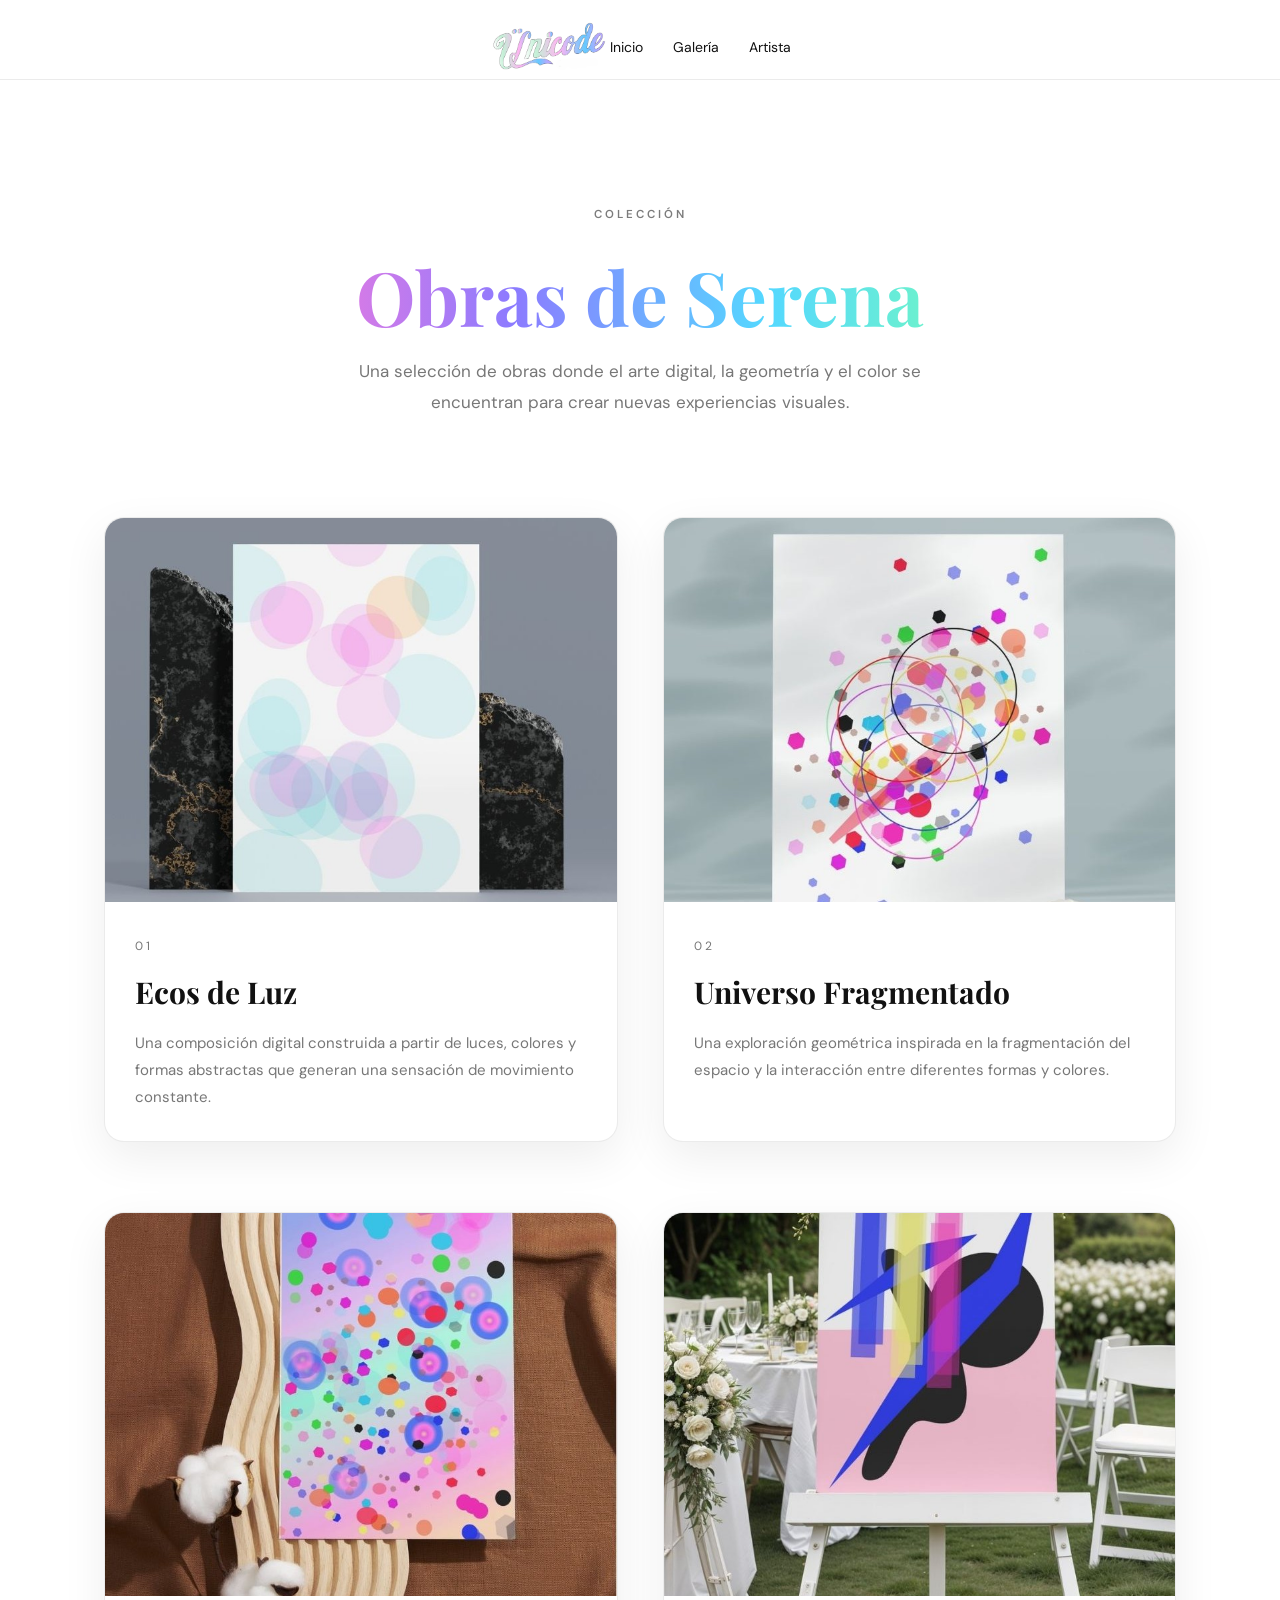
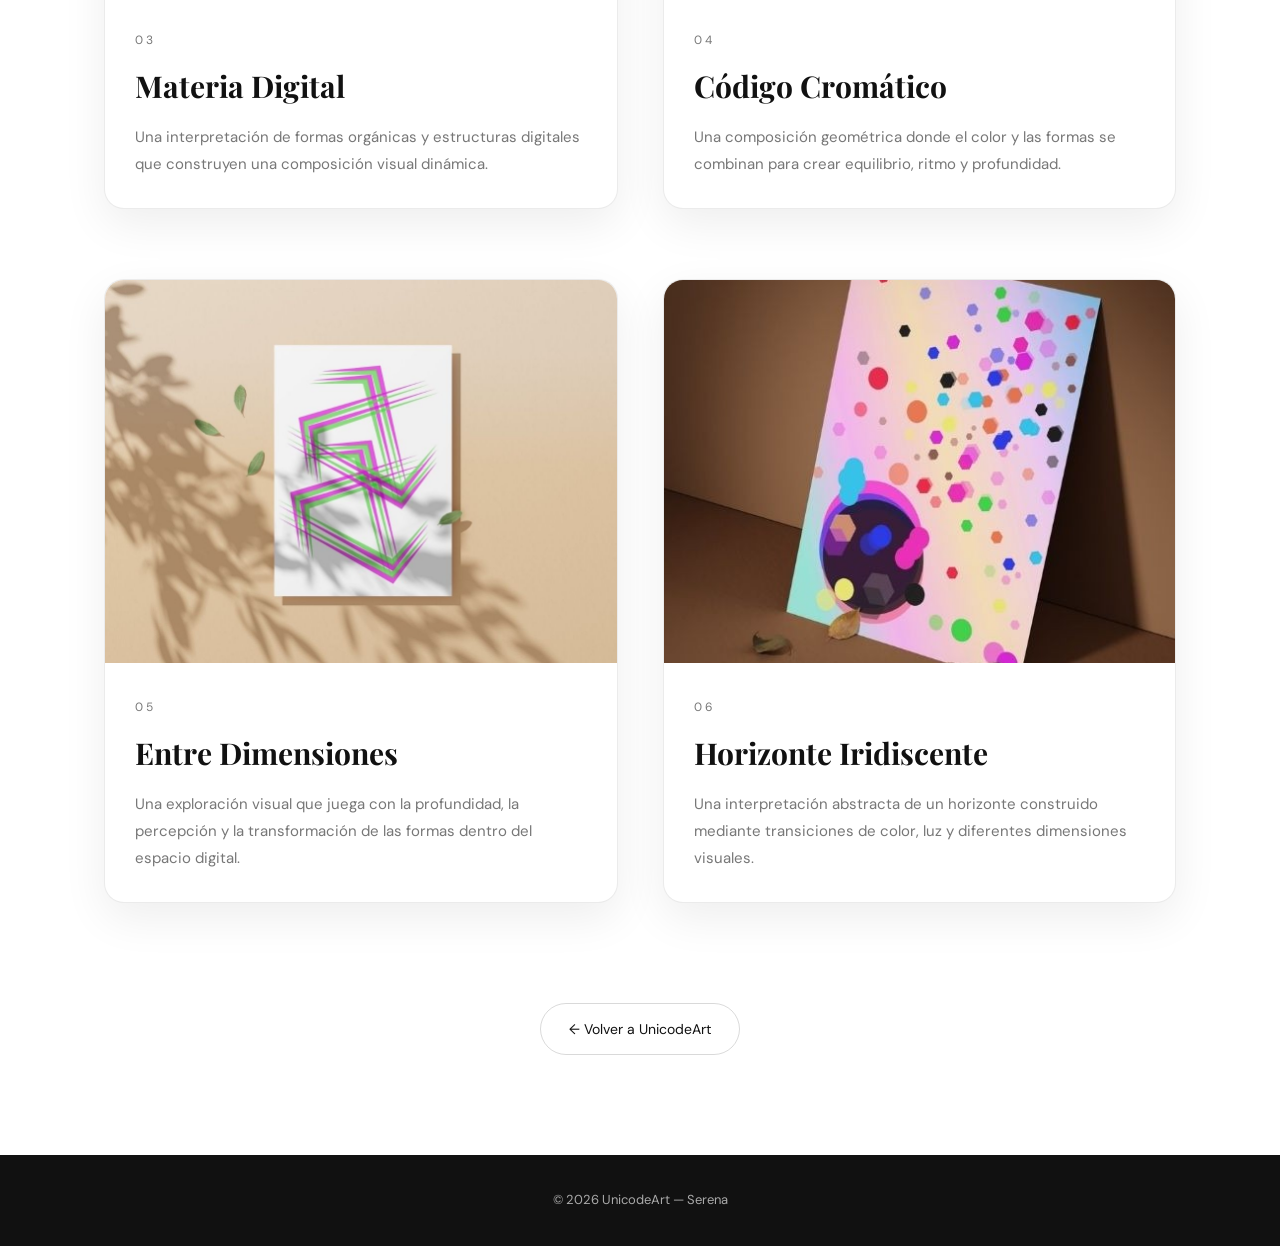
<file: galeria.html>
<!DOCTYPE html>
<html lang="es">

<head>

    <meta charset="UTF-8">

    <meta
        name="viewport"
        content="width=device-width, initial-scale=1.0"
    >

    <title>UnicodeArt — Galería de Serena</title>

    <link rel="stylesheet" href="style.css">
    <link rel="stylesheet" href="galeria.css">

</head>


<body>

    <!-- =========================
         HEADER
    ========================== -->

    <header class="header">

        <div class="header-container">

            <a href="index.html" class="logo">

                <img
                    src="logo2.png"
                    alt="UnicodeArt"
                >

            </a>


            <nav class="nav">

                <a href="index.html">
                    Inicio
                </a>

                <a href="index.html#galeria">
                    Galería
                </a>

                <a href="index.html#artistas">
                    Artista
                </a>

            </nav>

        </div>

    </header>


    <!-- =========================
         PRESENTACIÓN
    ========================== -->

    <main>

        <section class="galeria-header">

            <span class="eyebrow">
                COLECCIÓN
            </span>

            <h1>
                Obras de Serena
            </h1>

            <p>
                Una selección de obras donde el arte digital,
                la geometría y el color se encuentran para
                crear nuevas experiencias visuales.
            </p>

        </section>


        <!-- =========================
             OBRAS
        ========================== -->

        <section class="obras">

            <article class="obra">

                <div class="obra-imagen">

                    <img
                        src="cuadro-5.jpg"
                        alt="Ecos de Luz"
                    >

                </div>

                <div class="obra-info">

                    <span>
                        01
                    </span>

                    <h2>
                        Ecos de Luz
                    </h2>

                    <p>
                        Una composición digital construida a partir
                        de luces, colores y formas abstractas que
                        generan una sensación de movimiento
                        constante.
                    </p>

                </div>

            </article>


            <article class="obra">

                <div class="obra-imagen">

                    <img
                        src="cuadro-6.jpg"
                        alt="Universo Fragmentado"
                    >

                </div>

                <div class="obra-info">

                    <span>
                        02
                    </span>

                    <h2>
                        Universo Fragmentado
                    </h2>

                    <p>
                        Una exploración geométrica inspirada en la
                        fragmentación del espacio y la interacción
                        entre diferentes formas y colores.
                    </p>

                </div>

            </article>


            <article class="obra">

                <div class="obra-imagen">

                    <img
                        src="cuadro-7.jpg"
                        alt="Materia Digital"
                    >

                </div>

                <div class="obra-info">

                    <span>
                        03
                    </span>

                    <h2>
                        Materia Digital
                    </h2>

                    <p>
                        Una interpretación de formas orgánicas
                        y estructuras digitales que construyen
                        una composición visual dinámica.
                    </p>

                </div>

            </article>


            <article class="obra">

                <div class="obra-imagen">

                    <img
                        src="cuadro-8.jpg"
                        alt="Código Cromático"
                    >

                </div>

                <div class="obra-info">

                    <span>
                        04
                    </span>

                    <h2>
                        Código Cromático
                    </h2>

                    <p>
                        Una composición geométrica donde el color
                        y las formas se combinan para crear
                        equilibrio, ritmo y profundidad.
                    </p>

                </div>

            </article>


            <article class="obra">

                <div class="obra-imagen">

                    <img
                        src="cuadro-9.jpg"
                        alt="Entre Dimensiones"
                    >

                </div>

                <div class="obra-info">

                    <span>
                        05
                    </span>

                    <h2>
                        Entre Dimensiones
                    </h2>

                    <p>
                        Una exploración visual que juega con la
                        profundidad, la percepción y la transformación
                        de las formas dentro del espacio digital.
                    </p>

                </div>

            </article>


            <article class="obra">

                <div class="obra-imagen">

                    <img
                        src="cuadro-10.jpg"
                        alt="Horizonte Iridiscente"
                    >

                </div>

                <div class="obra-info">

                    <span>
                        06
                    </span>

                    <h2>
                        Horizonte Iridiscente
                    </h2>

                    <p>
                        Una interpretación abstracta de un horizonte
                        construido mediante transiciones de color,
                        luz y diferentes dimensiones visuales.
                    </p>

                </div>

            </article>

        </section>


        <!-- =========================
             VOLVER
        ========================== -->

        <div class="volver">

            <a href="index.html">
                ← Volver a UnicodeArt
            </a>

        </div>

    </main>


    <!-- =========================
         FOOTER
    ========================== -->

    <footer class="galeria-footer">

        <p>
            © 2026 UnicodeArt — Serena
        </p>

    </footer>

</body>

</html>
</file>
<file: style.css>
/* =========================================================
   UNICODE ART
   Galería de arte — diseño editorial / tornasolado
========================================================= */

@import url('https://fonts.googleapis.com/css2?family=DM+Sans:wght@400;500;600&family=Playfair+Display:wght@500;600&display=swap');


/* =========================================================
   VARIABLES
========================================================= */

:root {

    --black: #111111;
    --dark: #181818;

    --white: #ffffff;
    --gray: #777777;
    --light-gray: #eeeeee;

    --iris-1: #ff7ad9;
    --iris-2: #8c7bff;
    --iris-3: #54d8ff;
    --iris-4: #7affb2;
    --iris-5: #ffe477;

    --border: rgba(0, 0, 0, 0.12);

    --serif: "Playfair Display", serif;
    --sans: "DM Sans", sans-serif;

    --radius: 18px;

    --transition: 0.3s ease;

}


/* =========================================================
   RESET
========================================================= */

* {
    margin: 0;
    padding: 0;
    box-sizing: border-box;
}

html {
    scroll-behavior: smooth;
}

body {

    font-family: var(--sans);

    background: var(--white);

    color: var(--black);

    line-height: 1.6;

    transition:
        background 0.3s ease,
        color 0.3s ease;
}

body.dark {
    background: var(--dark);
    color: var(--white);
}

img {
    max-width: 100%;
    display: block;
}

button,
input,
textarea {
    font: inherit;
}

button {
    cursor: pointer;
}

a {
    color: inherit;
    text-decoration: none;
}


/* =========================================================
   HEADER
========================================================= */

.header {

    position: sticky;

    top: 0;

    z-index: 1000;

    height: 80px;

    padding: 0 6%;

    display: flex;

    align-items: center;

    justify-content: space-between;

    background: rgb(255, 255, 255);

    backdrop-filter: blur(18px);

    border-bottom: 1px solid var(--border);
}

.dark .header {
    background: rgba(24, 24, 24, 0.85);
}


/* =========================
   LOGO
========================= */

.logo {
    display: flex;
    align-items: center;
    text-decoration: none;
}

.logo img {
    width: 150px;
    height: auto;
    display: block;
    object-fit: contain;
    transition: transform 0.3s ease;
}

.logo:hover img {
    transform: scale(1.04);
}


.logo span {

    background:

        linear-gradient(
            120deg,
            var(--iris-1),
            var(--iris-2),
            var(--iris-3),
            var(--iris-4)
        );

    background-size: 300%;

    -webkit-background-clip: text;

    background-clip: text;

    color: transparent;

    animation: rainbow 6s ease infinite;
}


/* NAV */

.navbar {

    display: flex;

    gap: 30px;

    font-size: 0.9rem;
}

.navbar a {

    position: relative;

    transition: var(--transition);
}

.navbar a:hover {
    opacity: 0.55;
}

.navbar a::after {

    content: "";

    position: absolute;

    left: 0;

    bottom: -7px;

    width: 0;

    height: 1px;

    background: var(--black);

    transition: var(--transition);
}

.navbar a:hover::after {
    width: 100%;
}


/* ACTIONS */

.header-actions {

    display: flex;

    align-items: center;

    gap: 12px;
}

.icon-button,
.cart-button {

    border: 1px solid var(--border);

    background: transparent;

    width: 42px;

    height: 42px;

    border-radius: 50%;

    display: grid;

    place-items: center;

    transition: var(--transition);
}

.icon-button:hover,
.cart-button:hover {

    transform: translateY(-3px);

    background: var(--black);

    color: white;
}

.cart-button {
    position: relative;
}

#cart-count {

    position: absolute;

    top: -5px;

    right: -4px;

    width: 19px;

    height: 19px;

    border-radius: 50%;

    display: grid;

    place-items: center;

    background: var(--iris-1);

    color: white;

    font-size: 0.65rem;

    font-weight: bold;
}


/* =========================================================
   HERO
========================================================= */

.hero {

    min-height: 700px;

    padding: 100px 8%;

    display: grid;

    grid-template-columns: 1fr 1fr;

    align-items: center;

    gap: 80px;

    overflow: hidden;

    background:

        radial-gradient(
            circle at 20% 20%,
            rgba(255, 122, 217, 0.18),
            transparent 35%
        ),

        radial-gradient(
            circle at 80% 70%,
            rgba(84, 216, 255, 0.18),
            transparent 35%
        );
}


/* HERO TEXT */

.eyebrow {

    display: inline-block;

    margin-bottom: 18px;

    font-size: 0.72rem;

    letter-spacing: 3px;

    font-weight: 600;

    opacity: 0.55;
}

.hero h1 {

    max-width: 650px;

    font-family: var(--serif);

    font-size: clamp(3.5rem, 6vw, 6.5rem);

    line-height: 0.95;

    letter-spacing: -4px;

    margin-bottom: 30px;
}

.hero h1 span {

    display: block;

    background:

        linear-gradient(
            100deg,
            var(--iris-1),
            var(--iris-2),
            var(--iris-3),
            var(--iris-4)
        );

    background-size: 300%;

    -webkit-background-clip: text;

    background-clip: text;

    color: transparent;

    animation: rainbow 7s ease infinite;
}

.hero-content > p {

    max-width: 520px;

    font-size: 1.1rem;

    color: var(--gray);

    margin-bottom: 35px;
}


/* BUTTONS */

.hero-buttons {

    display: flex;

    gap: 15px;

    flex-wrap: wrap;
}

.button {

    display: inline-flex;

    align-items: center;

    justify-content: center;

    min-height: 50px;

    padding: 0 28px;

    border-radius: 100px;

    border: none;

    font-weight: 600;

    transition: var(--transition);
}

.button:hover {

    transform: translateY(-3px);

    box-shadow: 0 15px 30px rgba(0,0,0,0.12);
}

.button-primary {

    color: white;

    background:

        linear-gradient(
            100deg,
            var(--iris-1),
            var(--iris-2),
            var(--iris-3)
        );

    background-size: 200%;

    animation: rainbow 5s ease infinite;
}

.button-outline {

    border: 1px solid var(--border);

    background: transparent;
}


/* =========================================================
   HERO ART
========================================================= */

.hero-art {

    height: 520px;

    position: relative;
}

.floating-frame {

    position: absolute;

    padding: 12px;

    background: 
    linear-gradient( 135deg, 
    var(--iris-1), 
    var(--iris-2), 
    var(--iris-3), 
    var(--iris-4), 
    var(--iris-5), 
    var(--iris-1) 
    );

    box-shadow:
        0 30px 60px rgba(0,0,0,0.18);

    transition: var(--transition);
}

.floating-frame:hover {

    transform:
        scale(1.05)
        rotate(0deg) !important;

    z-index: 5;
}

.frame-one {

    width: 260px;

    left: 15%;

    top: 5%;

    transform: rotate(-8deg);

    z-index: 2;
}

.frame-two {

    width: 280px;

    right: 5%;

    top: 25%;

    transform: rotate(7deg);

    z-index: 3;
}

.frame-three {

    width: 240px;

    left: 28%;

    bottom: 2%;

    transform: rotate(4deg);

    z-index: 4;
}


/* ABSTRACT ART */

.abstract-art {

    aspect-ratio: 4 / 5;

    position: relative;

    overflow: hidden;
}

.abstract-art::before,
.abstract-art::after {

    content: "";

    position: absolute;

    border-radius: 50%;

    filter: blur(2px);
}

.art-purple {

    background:

        radial-gradient(
            circle at 20% 20%,
            #ff6fd8,
            transparent 30%
        ),

        radial-gradient(
            circle at 80% 30%,
            #7c6cff,
            transparent 35%
        ),

        radial-gradient(
            circle at 40% 80%,
            #52dcff,
            transparent 40%
        ),

        #171126;
}

.art-blue {

    background:

        radial-gradient(
            circle at 70% 20%,
            #fff074,
            transparent 25%
        ),

        radial-gradient(
            circle at 20% 60%,
            #4be7ff,
            transparent 35%
        ),

        radial-gradient(
            circle at 80% 80%,
            #9c5cff,
            transparent 40%
        ),

        #07121f;
}

.art-pink {

    background:

        radial-gradient(
            circle at 50% 10%,
            #ff8ddf,
            transparent 30%
        ),

        radial-gradient(
            circle at 10% 80%,
            #ffdc63,
            transparent 35%
        ),

        radial-gradient(
            circle at 90% 70%,
            #62eaff,
            transparent 35%
        ),

        #24121f;
}


/* =========================================================
   SECTIONS
========================================================= */

.categories,
.gallery-section,
.artists-section,
.contact-section {

    padding: 110px 8%;
}

.section-heading h2,
.gallery-header h2 {

    font-family: var(--serif);

    font-size: clamp(2.5rem, 4vw, 4rem);

    line-height: 1;

    letter-spacing: -2px;
}

.section-heading p {

    color: var(--gray);

    margin-top: 15px;
}


/* =========================================================
   CATEGORIES
========================================================= */

.category-list {

    margin-top: 40px;

    display: flex;

    flex-wrap: wrap;

    gap: 10px;
}

.category {

    padding: 12px 22px;

    border-radius: 100px;

    border: 1px solid var(--border);

    background: transparent;

    transition: var(--transition);
}

.category:hover,
.category.active {

    color: white;

    border-color: transparent;

    background:

        linear-gradient(
            100deg,
            var(--iris-1),
            var(--iris-2),
            var(--iris-3)
        );
}


/* =========================================================
   GALERÍA
========================================================= */

.gallery-section {

    background: #f7f7f7;
}

.dark .gallery-section {
    background: #202020;
}

.gallery-header {

    display: flex;

    justify-content: space-between;

    align-items: end;

    gap: 30px;

    margin-bottom: 50px;
}

.search-box {

    width: 300px;

    display: flex;

    align-items: center;

    gap: 10px;

    border-bottom: 1px solid var(--black);

    padding: 10px 0;
}

.search-box input {

    border: none;

    outline: none;

    background: transparent;

    width: 100%;
}


/* GRID */

.gallery-grid {

    display: grid;

    grid-template-columns:
        repeat(3, minmax(0, 1fr));

    gap: 30px;
}


/* CARD */

.art-card {

    background: white;

    overflow: hidden;

    position: relative;

    transition:
        transform 0.4s ease,
        box-shadow 0.4s ease;

    animation: reveal 0.6s ease both;
}

.dark .art-card {
    background: #292929;
}

.art-card:hover {

    transform: translateY(-10px);

    box-shadow:
        0 30px 60px rgba(0,0,0,0.15);
}

.art-image {

    aspect-ratio: 4 / 5;

    position: relative;

    overflow: hidden;

    cursor: pointer;
}

.art-image::after {

    content: "VER OBRA";

    position: absolute;

    inset: 0;

    display: grid;

    place-items: center;

    background: rgba(0,0,0,0.45);

    color: white;

    letter-spacing: 3px;

    font-size: 0.7rem;

    opacity: 0;

    transition: var(--transition);
}

.art-card:hover .art-image::after {
    opacity: 1;
}


/* FAVORITE */

.favorite-button {

    position: absolute;

    top: 15px;

    right: 15px;

    width: 40px;

    height: 40px;

    border-radius: 50%;

    border: none;

    background: rgba(255,255,255,0.9);

    z-index: 2;

    font-size: 1.1rem;

    transition: var(--transition);
}

.favorite-button:hover {

    transform: scale(1.1);
}

.favorite-button.active {
    color: #ff4d8d;
}


/* CARD INFO */

.art-info {

    padding: 22px;
}

.art-category {

    font-size: 0.65rem;

    letter-spacing: 2px;

    text-transform: uppercase;

    opacity: 0.5;
}

.art-info h3 {

    font-family: var(--serif);

    font-size: 1.5rem;

    margin: 5px 0;
}

.art-artist {

    color: var(--gray);

    font-size: 0.9rem;
}

.art-bottom {

    margin-top: 20px;

    display: flex;

    justify-content: space-between;

    align-items: center;
}

.art-price {
    font-weight: 600;
}

.add-cart {

    border: none;

    background: transparent;

    font-size: 1.3rem;

    transition: var(--transition);
}

.add-cart:hover {
    transform: scale(1.2);
}


/* =========================================================
   ABOUT
========================================================= */

.about-section {

    padding: 140px 8%;

    display: grid;

    grid-template-columns: 1fr 1fr;

    gap: 100px;

    align-items: center;
}

.about-image {
    display: block;
    width: 100%;
    height: 450px;
    overflow: hidden;
    border-radius: var(--radius);
    cursor: pointer;
    text-decoration: none;
}

.about-image img {
    width: 100%;
    height: 100%;
    display: block;
    object-fit: cover;
    transition: transform 0.5s ease;
}

/* Efecto al pasar el mouse */
.about-image:hover img {
    transform: scale(1.05);
}


.about-image {

    min-height: 550px;

    padding: 30px;

    background:

        linear-gradient(
            135deg,
            var(--iris-1),
            var(--iris-2),
            var(--iris-3),
            var(--iris-4)
        );

    background-size: 300%;

    animation: rainbow 8s ease infinite;
}

.about-art {

    width: 100%;

    height: 100%;

    min-height: 490px;

    background:

        radial-gradient(
            circle at 30% 30%,
            white,
            transparent 20%
        ),

        radial-gradient(
            circle at 70% 70%,
            rgba(255,255,255,0.4),
            transparent 30%
        ),

        radial-gradient(
            circle at 50% 50%,
            rgba(255,255,255,0.2),
            transparent 40%
        );
}

.about-content h2 {

    font-family: var(--serif);

    font-size: clamp(2.8rem, 5vw, 5rem);

    line-height: 1;

    margin-bottom: 30px;
}

.about-content h2 span {

    background:

        linear-gradient(
            100deg,
            var(--iris-1),
            var(--iris-2),
            var(--iris-3)
        );

    -webkit-background-clip: text;

    background-clip: text;

    color: transparent;
}

.about-content p {

    max-width: 550px;

    color: var(--gray);

    margin-bottom: 15px;
}

.about-stats {

    display: flex;

    gap: 60px;

    margin-top: 40px;
}

.about-stats strong {

    display: block;

    font-family: var(--serif);

    font-size: 2rem;
}

.about-stats span {

    color: var(--gray);

    font-size: 0.85rem;
}



/* =========================
   ARTISTA
========================= */

.artists-section {
    padding: 100px 5%;
}

.artists-section .section-heading.centered {
    text-align: center;
    max-width: 700px;
    margin: 0 auto 50px;
}

.artists-grid {
    display: flex;
    justify-content: center;
    align-items: center;
    width: 100%;
}

.artist-card {
    width: min(100%, 500px);
    text-align: center;
    display: flex;
    flex-direction: column;
    align-items: center;
    justify-content: center;
    padding: 45px 40px;
    border-radius: var(--radius);
    background: rgba(255, 255, 255, 0.75);
    border: 1px solid rgba(0, 0, 0, 0.08);
    box-shadow: 0 20px 50px rgba(0, 0, 0, 0.08);
    transition: transform 0.3s ease, box-shadow 0.3s ease;
}

.artist-card:hover {
    transform: translateY(-8px);
    box-shadow: 0 25px 60px rgba(0, 0, 0, 0.12);
}

.artist-avatar {
    width: 110px;
    height: 110px;
    border-radius: 50%;

    display: flex;
    align-items: center;
    justify-content: center;

    margin-bottom: 25px;

    font-family: var(--serif);
    font-size: 42px;
    font-weight: 600;
    color: white;

    background:
        linear-gradient(
            135deg,
            var(--iris-1),
            var(--iris-2),
            var(--iris-3),
            var(--iris-4),
            var(--iris-5)
        );

    box-shadow:
        0 10px 30px rgba(140, 123, 255, 0.25);
}

.artist-card h3 {
    margin: 0 0 8px;
    font-family: var(--serif);
    font-size: 30px;
}

.artist-specialty {
    margin: 0 0 20px;
    font-size: 14px;
    font-weight: 600;
    letter-spacing: 0.5px;
    color: var(--gray);
}

.artist-description {
    max-width: 400px;
    margin: 0 auto;
    line-height: 1.8;
    font-size: 15px;
    color: var(--gray);
}



/* =========================================================
   NEWSLETTER
========================================================= */

.newsletter {

    margin: 0 8% 100px;

    padding: 70px;

    display: flex;

    align-items: center;

    justify-content: space-between;

    gap: 40px;

    color: white;

    background:

        linear-gradient(
            100deg,
            #ff6fd8,
            #7d6cff,
            #42dfff,
            #68f5a5
        );

    background-size: 300%;

    animation: rainbow 10s ease infinite;
}

.newsletter h2 {

    font-family: var(--serif);

    font-size: 3rem;
}

.newsletter p {
    opacity: 0.85;
}

.newsletter form {

    display: flex;

    min-width: 450px;
}

.newsletter input {

    flex: 1;

    min-height: 55px;

    padding: 0 20px;

    border: none;

    outline: none;
}

.newsletter .button {

    border-radius: 0;

    background: var(--black);
}


/* =========================================================
   CONTACTO
========================================================= */

.contact-section {

    display: grid;

    grid-template-columns: 1fr 1fr;

    gap: 100px;
}

.contact-content h2 {

    font-family: var(--serif);

    font-size: 4rem;

    line-height: 1;
}

.contact-content h2 span {
    background: linear-gradient(
        90deg,
        #ff7ad9,
        #8c7bff,
        #54d8ff,
        #7affb2,
        #ffe477,
        #ff7ad9
    );

    background-size: 300% 100%;

    -webkit-background-clip: text;
    background-clip: text;

    -webkit-text-fill-color: transparent;

    animation: textoTornasolado 6s ease infinite;
}


@keyframes textoTornasolado {

    0% {
        background-position: 0% 50%;
    }

    50% {
        background-position: 100% 50%;
    }

    100% {
        background-position: 0% 50%;
    }

}



.contact-content p {

    margin-top: 20px;

    color: var(--gray);
}

.contact-form {

    display: flex;

    flex-direction: column;

    gap: 15px;
}

.contact-form input,
.contact-form textarea {

    width: 100%;

    padding: 17px;

    border: 1px solid var(--border);

    outline: none;

    resize: vertical;

    background: transparent;
}

.contact-form input:focus,
.contact-form textarea:focus {

    border-color: var(--iris-2);
}


/* =========================================================
   FOOTER
========================================================= */

.footer {

    padding: 70px 8% 30px;

    background: var(--black);

    color: white;

    display: grid;

    grid-template-columns:
        2fr 1fr 1fr;

    gap: 40px;
}

.footer-brand p {

    margin-top: 10px;

    color: #999;
}

.footer-links,
.footer-social {

    display: flex;

    flex-direction: column;

    gap: 10px;
}

.footer-links a,
.footer-social a {

    color: #aaa;

    transition: var(--transition);
}

.footer-links a:hover,
.footer-social a:hover {

    color: white;

    transform: translateX(4px);
}

.copyright {

    grid-column: 1 / -1;

    border-top: 1px solid #333;

    padding-top: 25px;

    color: #777;

    font-size: 0.8rem;
}


/* =========================================================
   MODAL
========================================================= */

.modal {

    position: fixed;

    inset: 0;

    z-index: 2000;

    display: none;

    place-items: center;

    padding: 30px;
}

.modal.active {
    display: grid;
}

.modal-overlay {

    position: absolute;

    inset: 0;

    background: rgba(0,0,0,0.75);

    backdrop-filter: blur(10px);
}

.modal-content {

    position: relative;

    z-index: 2;

    width: min(900px, 100%);

    max-height: 90vh;

    overflow: auto;

    display: grid;

    grid-template-columns: 1fr 1fr;

    background: white;

    color: var(--black);
}

.modal-close {

    position: absolute;

    top: 15px;

    right: 15px;

    z-index: 3;

    width: 40px;

    height: 40px;

    border: none;

    border-radius: 50%;

    background: white;

    font-size: 1.5rem;
}

.modal-art {

    min-height: 500px;
}

.modal-info {

    padding: 50px;

    display: flex;

    flex-direction: column;

    justify-content: center;
}

.modal-info h2 {

    font-family: var(--serif);

    font-size: 3rem;

    line-height: 1;

    margin: 10px 0;
}

.modal-info p {

    color: var(--gray);

    margin: 10px 0;
}

.modal-info strong {

    font-size: 1.5rem;

    margin: 20px 0;
}


/* =========================================================
   CARRITO
========================================================= */

.cart-panel {

    position: fixed;

    top: 0;

    right: -450px;

    z-index: 3000;

    width: min(430px, 100%);

    height: 100vh;

    background: white;

    color: var(--black);

    box-shadow:
        -20px 0 60px rgba(0,0,0,0.2);

    transition: right 0.4s ease;

    display: flex;

    flex-direction: column;
}

.cart-panel.active {
    right: 0;
}

.cart-header {

    padding: 25px;

    display: flex;

    justify-content: space-between;

    border-bottom: 1px solid var(--border);
}

.cart-header button {

    border: none;

    background: transparent;

    font-size: 1.5rem;
}

.cart-items {

    flex: 1;

    overflow-y: auto;

    padding: 25px;
}

.cart-item {

    display: grid;

    grid-template-columns: 70px 1fr auto;

    gap: 15px;

    align-items: center;

    padding: 15px 0;

    border-bottom: 1px solid var(--border);
}

.cart-item-image {

    width: 70px;

    height: 80px;
}

.cart-item h4 {

    font-family: var(--serif);
}

.remove-item {

    border: none;

    background: transparent;

    color: #999;
}

.cart-footer {

    padding: 25px;

    border-top: 1px solid var(--border);
}

.cart-total {

    display: flex;

    justify-content: space-between;

    margin-bottom: 20px;

    font-size: 1.1rem;
}

.cart-footer .button {
    width: 100%;
}

.cart-overlay {

    position: fixed;

    inset: 0;

    z-index: 2500;

    background: rgba(0,0,0,0.5);

    display: none;
}

.cart-overlay.active {
    display: block;
}


/* =========================================================
   NO RESULTS
========================================================= */

.no-results {

    display: none;

    padding: 50px 0;

    text-align: center;

    color: var(--gray);
}


/* =========================================================
   ANIMATIONS
========================================================= */

@keyframes rainbow {

    0% {
        background-position: 0% 50%;
    }

    50% {
        background-position: 100% 50%;
    }

    100% {
        background-position: 0% 50%;
    }
}

@keyframes reveal {

    from {

        opacity: 0;

        transform: translateY(20px);
    }

    to {

        opacity: 1;

        transform: translateY(0);
    }
}


/* =========================================================
   RESPONSIVE
========================================================= */

@media (max-width: 1000px) {

    .navbar {
        display: none;
    }

    .hero {

        grid-template-columns: 1fr;

        padding-top: 70px;
    }

    .hero-art {
        height: 450px;
    }

    .gallery-grid {
        grid-template-columns:
            repeat(2, 1fr);
    }

    .artists-grid {
        grid-template-columns:
            repeat(2, 1fr);
    }

    .about-section,
    .contact-section {

        grid-template-columns: 1fr;

        gap: 50px;
    }

    .newsletter {

        flex-direction: column;

        align-items: flex-start;
    }

    .newsletter form {
        width: 100%;
        min-width: 0;
    }
}


@media (max-width: 650px) {
    
.logo img {
    width: 120px;
}

.artists-section {
    padding: 70px 20px;
}

.artist-card {
    width: 100%;
    padding: 35px 25px;
}

.artist-avatar {
    width: 90px;
    height: 90px;
    font-size: 34px;
}

.artist-card h3 {
    font-size: 26px;
}

.artist-description {
    font-size: 14px;
    line-height: 1.7;
}



    .header {
        padding: 0 5%;
    }

    .logo {
        font-size: 1.4rem;
    }

    .hero {

        padding:
            70px 6%
            50px;
    }

    .hero h1 {

        font-size: 3.5rem;

        letter-spacing: -2px;
    }

    .hero-art {
        height: 380px;
    }

    .frame-one {
        width: 190px;
    }

    .frame-two {
        width: 200px;
    }

    .frame-three {
        width: 170px;
    }

    .categories,
    .gallery-section,
    .artists-section,
    .contact-section {

        padding: 80px 6%;
    }

    .gallery-header {

        flex-direction: column;

        align-items: flex-start;
    }

    .search-box {
        width: 100%;
    }

    .gallery-grid {

        grid-template-columns: 1fr;

        gap: 20px;
    }

    .artists-grid {

        grid-template-columns: 1fr 1fr;
    }

    .about-section {

        padding: 80px 6%;

        gap: 40px;
    }

    .about-image {
        min-height: 350px;
    }

    .about-art {
        min-height: 290px;
    }

    .about-stats {

        gap: 25px;
    }

    .newsletter {

        margin:
            0 6%
            70px;

        padding: 40px 25px;
    }

    .newsletter h2 {
        font-size: 2.4rem;
    }

    .newsletter form {

        flex-direction: column;

        gap: 10px;
    }

    .newsletter .button {
        width: 100%;
    }

    .contact-content h2 {
        font-size: 3rem;
    }

    .footer {

        padding:
            60px 6%
            30px;

        grid-template-columns: 1fr;
    }

    .copyright {
        grid-column: auto;
    }

    .modal-content {

        grid-template-columns: 1fr;

        max-height: 90vh;
    }

    .modal-art {
        min-height: 300px;
    }

    .modal-info {
        padding: 30px;
    }

    .modal-info h2 {
        font-size: 2.3rem;
    }

}
</file>
<file: galeria.css>
/* =========================================================
   UNICODEART
   GALERÍA DE SERENA
========================================================= */


/* =========================
   HEADER
========================= */

.header {
    position: sticky;
    top: 0;
    z-index: 100;

    background: rgb(255, 255, 255);

    backdrop-filter: blur(15px);

    border-bottom: 1px solid rgba(0, 0, 0, 0.08);
}

.header-container {
    max-width: 1300px;

    margin: auto;

    padding: 18px 5%;

    display: flex;

    align-items: left;

    justify-content: space-between;
}


/* LOGO */

.logo img {
display: flex;
    justify-content: flex-start; 
    width: 100%;             

    width: 120px;

    height: auto;

    display: block;

    margin-left: 0;

    margin-right: auto;

}


/* NAV */

.nav {
    display: flex;

    align-items: center;

    gap: 30px;
}

.nav a {
    color: var(--black);

    text-decoration: none;

    font-size: 14px;

    transition: color 0.3s ease;
}

.nav a:hover {
    color: var(--iris-2);
}


/* =========================
   PRESENTACIÓN
========================= */

.galeria-header {
    max-width: 800px;

    margin: 0 auto;

    padding: 120px 20px 80px;

    text-align: center;
}

.galeria-header h1 {
    margin: 15px 0 20px;

    font-family: var(--serif);

    font-size: clamp(42px, 7vw, 75px);

    line-height: 1.05;

    background:
        linear-gradient(
            90deg,
            var(--iris-1),
            var(--iris-2),
            var(--iris-3),
            var(--iris-4)
        );

    -webkit-background-clip: text;

    -webkit-text-fill-color: transparent;
}

.galeria-header p {
    max-width: 650px;

    margin: auto;

    color: var(--gray);

    font-size: 17px;

    line-height: 1.8;
}


/* =========================
   GALERÍA
========================= */

.obras {
    max-width: 1200px;

    margin: 0 auto;

    padding: 20px 5% 100px;

    display: grid;

    grid-template-columns: repeat(2, 1fr);

    gap: 70px 45px;
}


/* =========================
   OBRA
========================= */

.obra {
    background: white;

    border-radius: 20px;

    overflow: hidden;

    border: 1px solid rgba(0, 0, 0, 0.08);

    box-shadow:
        0 15px 45px rgba(0, 0, 0, 0.07);

    transition:
        transform 0.4s ease,
        box-shadow 0.4s ease;
}

.obra:hover {
    transform: translateY(-10px);

    box-shadow:
        0 25px 60px rgba(0, 0, 0, 0.12);
}


/* =========================
   ESPACIO DE IMAGEN
========================= */

.obra-imagen {
    width: 100%;

    aspect-ratio: 4 / 3;

    overflow: hidden;

    background:
        linear-gradient(
            135deg,
            var(--iris-1),
            var(--iris-2),
            var(--iris-3),
            var(--iris-4)
        );
}

.obra-imagen img {
    width: 100%;

    height: 100%;

    display: block;

    object-fit: cover;

    transition:
        transform 0.6s ease;
}

.obra:hover .obra-imagen img {
    transform: scale(1.05);
}


/* =========================
   INFORMACIÓN
========================= */

.obra-info {
    padding: 30px;
}

.obra-info > span {
    font-size: 12px;

    letter-spacing: 3px;

    color: var(--gray);
}

.obra-info h2 {
    margin: 10px 0 14px;

    font-family: var(--serif);

    font-size: 30px;
}

.obra-info p {
    margin: 0;

    color: var(--gray);

    font-size: 15px;

    line-height: 1.8;
}


/* =========================
   BOTÓN VOLVER
========================= */

.volver {
    text-align: center;

    padding: 0 20px 100px;
}

.volver a {
    display: inline-block;

    padding: 14px 28px;

    border-radius: 30px;

    border: 1px solid rgba(0, 0, 0, 0.15);

    color: var(--black);

    text-decoration: none;

    font-size: 14px;

    transition:
        background 0.3s ease,
        color 0.3s ease,
        transform 0.3s ease;
}

.volver a:hover {
    background: var(--black);

    color: white;

    transform: translateY(-3px);
}


/* =========================
   FOOTER
========================= */

.galeria-footer {
    padding: 35px 20px;

    text-align: center;

    background: #111;

    color: #aaa;

    font-size: 13px;
}


/* =========================
   RESPONSIVE
========================= */

@media (max-width: 800px) {

    .nav {
        gap: 15px;
    }

    .obras {
        grid-template-columns: 1fr;

        gap: 40px;
    }

    .galeria-header {
        padding-top: 80px;
    }

}


@media (max-width: 600px) {

    .header-container {
        padding: 15px 20px;
    }

    .logo img {
        width: 120px;
    }

    .nav {
        gap: 12px;
    }

    .nav a {
        font-size: 12px;
    }

    .galeria-header {
        padding: 70px 20px 60px;
    }

    .galeria-header p {
        font-size: 15px;
    }

    .obras {
        padding-left: 20px;
        padding-right: 20px;
    }

    .obra-info {
        padding: 24px;
    }

    .obra-info h2 {
        font-size: 26px;
    }

}
</file>
